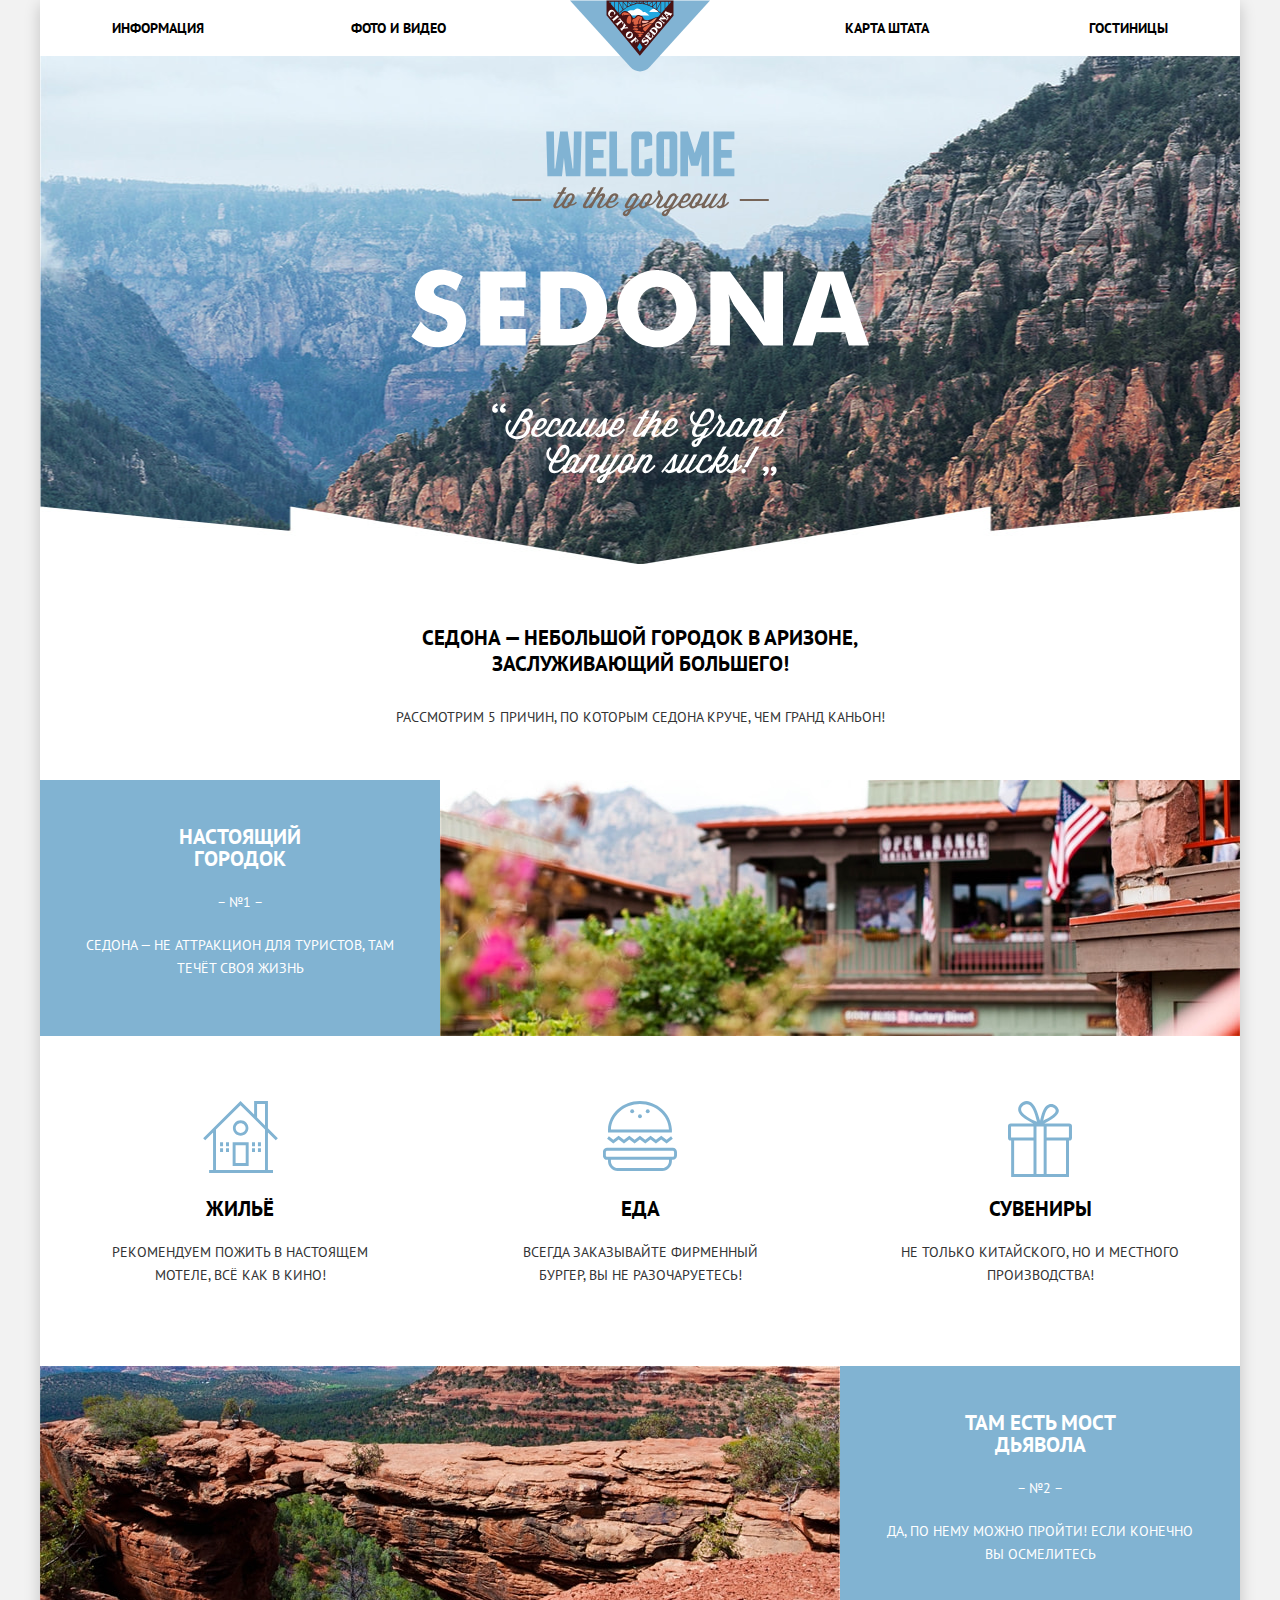
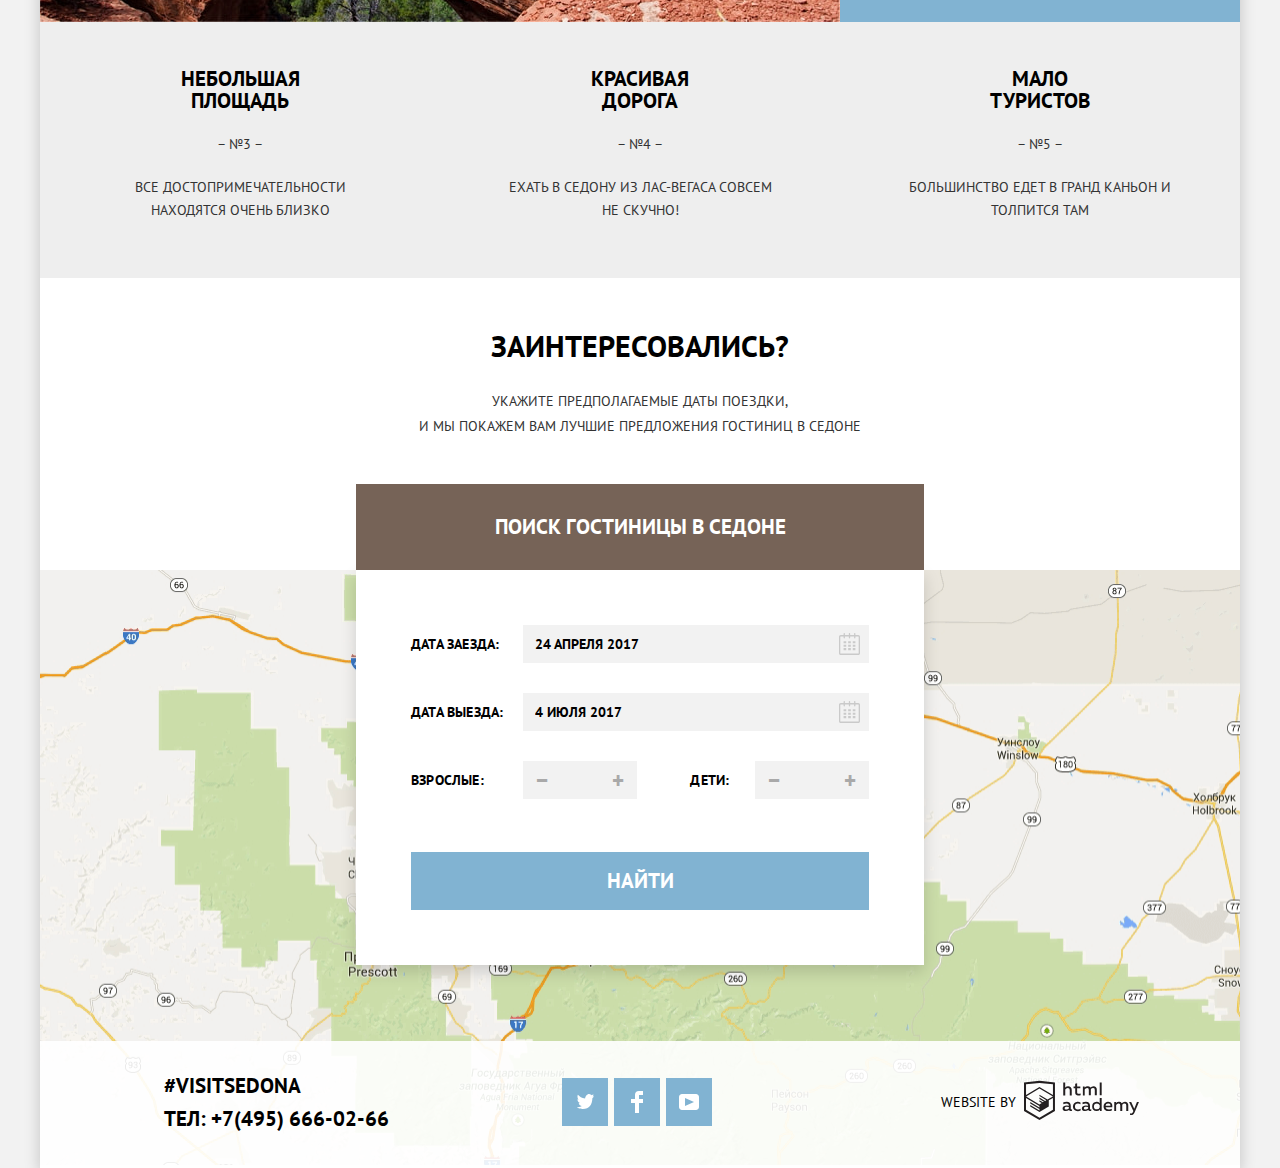
<file: index.html>
<!DOCTYPE html>
<html lang="ru">
	<head>
		<meta charset="utf-8">
		<title>HTML Academy: Седона</title>
		<link href="https://fonts.googleapis.com/css?family=PT+Sans:400,700&display=swap&subset=cyrillic" rel="stylesheet">
		<link href="css/normalize.css" rel="stylesheet">
		<link href="css/style.min.css" rel="stylesheet">
	</head>

	<body>
		<div class="container">
			<header class="header">
				<nav>
					<ul class="header-nav">
						<li><a href="#">Информация</a></li>
						<li><a href="#">Фото и видео</a></li>
						<li><a href="#">Карта штата</a></li>
						<li><a href="inner.html">Гостиницы</a></li>
					</ul>
				</nav>

				<div class="header-logo">
					<a class="header-logo__link" aria-current="page">
						<img src="img/logo-sedona.svg" width="140" height="72" alt="Логотип города Седона">
					</a>
				</div>
			</header>

			<main>
				<h1 class="visually-hidden">Город Седона</h1>

				<div class="welcome">
					<img src="img/intro-welcome.svg" width="459" height="428" alt="Добро пожаловать в великолепную Седону, потому что Большой Каньон отстой!">
				</div>

				<section class="advantages">
					<h2 class="visually-hidden">Приемущества города</h2>
					<div class="advantages-block">
						<p class="advantages-block__title">
							Седона — небольшой городок в Аризоне,
							заслуживающий большего!
						</p>
						<p class="advantages-block__text">Рассмотрим 5 причин, по которым Седона круче, чем гранд каньон!</p>
					</div>

					<ol class="advantages-list">
						<li class="advantages-item advantages-item--blue">
							<div class="advantages-item__block info">
								<p class="info__title">Настоящий городок</p>
								<p class="info__number">– №1 –</p>
								<p class="info__text">
									Седона — не аттракцион для туристов, там течёт своя жизнь
								</p>
							</div>
							<img class="advantages-item__img" src="img/sedona-foto.jpg" width="800" height="256" alt="Фотография городка">
						</li>
						<li class="advantages-item advantages-item--blue">
							<img class="advantages-item__img" src="img/devil-bridge.jpg" width="800" height="256" alt="Фотография моста Дьявола">
							<div class="advantages-item__block info">
								<p class="info__title">Там есть Мост дьявола</p>
								<p class="info__number">– №2 –</p>
								<p class="info__text">
									Да, по нему можно пройти! Если конечно вы осмелитесь
								</p>
							</div>
						</li>
						<li class="advantages-item">
							<div class="advantages-item__block info">
								<p class="info__title">Небольшая площадь</p>
								<p class="info__number">– №3 –</p>
								<p class="info__text">
									Все достопримечательности находятся очень близко
								</p>
							</div>
						</li>
						<li class="advantages-item">
							<div class="advantages-item__block info">
								<p class="info__title">Красивая дорога</p>
								<p class="info__number">– №4 –</p>
								<p class="info__text">
									Ехать в Седону из Лас-Вегаса совсем не скучно!
								</p>
							</div>
						</li>
						<li class="advantages-item">
							<div class="advantages-item__block info">
								<p class="info__title">Мало туристов</p>
								<p class="info__number">– №5 –</p>
								<p class="info__text">
									Большинство едет в гранд каньон и толпится там
								</p>
							</div>
						</li>
						<li class="advantages-item">
							<ul class="advantages-also">
								<li class="advantages-item__block info info-icon info-icon--home">
									<p class="info__title">Жильё</p>
									<p class="info__text">
										Рекомендуем пожить в настоящем мотеле, всё как в кино!
									</p>
								</li>
								<li class="advantages-item__block info info-icon info-icon--food">
									<p class="info__title">Еда</p>
									<p class="info__text">
										Всегда заказывайте фирменный бургер, вы не разочаруетесь!
									</p>
								</li>
								<li class="advantages-item__block info info-icon info-icon--surprise">
									<p class="info__title">Сувениры</p>
									<p class="info__text">
										Не только китайского, но и местного производства!
									</p>
								</li>
							</ul>
						</li>
					</ol>
				</section>

				<section class="registration">
					<div class="registration__block">
						<h3>Заинтересовались?</h3>
						<p class="registration__block-desc">Укажите предполагаемые даты поездки, <br> и мы покажем вам лучшие предложения гостиниц в седоне</p>
						<button class="button toggle-form-search" type="button">Поиск гостиницы в седоне</button>

						<form class="registration-form registration-form--show" action="#" method="GET">
							<div class="registration-form__field field">
								<label class="field__label" for="input-date-arrival">Дата заезда:</label>
								<input class="field__input" id="input-date-arrival" type="text" name="date-arrival" placeholder="24 апреля 2017">
								<button class="button field__button-open" type="button" aria-label="Открыть календарь">
									<svg xmlns="http://www.w3.org/2000/svg" width="21" height="22" viewBox="0 0 21 22" fill="#cacaca">
										<path d="M19.251 2.025h-2.845V.648c0-.381-.294-.689-.656-.689-.363 0-.656.308-.656.689v1.377h-3.938V.648c0-.381-.294-.689-.655-.689-.363 0-.657.308-.657.689v1.377H5.906V.648c0-.381-.294-.689-.656-.689-.363 0-.657.308-.657.689v1.377H1.75C.784 2.025 0 2.847 0 3.862v16.302C0 21.179.784 22 1.75 22h17.501c.966 0 1.749-.821 1.749-1.836V3.862c0-1.015-.783-1.837-1.749-1.837zm.437 18.139a.448.448 0 0 1-.437.459H1.75a.45.45 0 0 1-.438-.459V3.862a.45.45 0 0 1 .438-.459h2.844v1.378c0 .381.294.689.657.689.362 0 .656-.308.656-.689V3.403h3.938v1.378c0 .381.294.689.657.689.361 0 .655-.308.655-.689V3.403h3.938v1.378c0 .381.293.689.656.689.362 0 .656-.308.656-.689V3.403h2.845c.241 0 .437.206.437.459v16.302z"/>
										<path d="M4.594 8.225h2.625v2.066H4.594zM4.594 11.668h2.625v2.067H4.594zM4.594 15.112h2.625v2.066H4.594zM9.188 15.112h2.625v2.066H9.188zM9.188 11.668h2.625v2.067H9.188zM9.188 8.225h2.625v2.066H9.188zM13.781 15.112h2.625v2.066h-2.625zM13.781 11.668h2.625v2.067h-2.625zM13.781 8.225h2.625v2.066h-2.625z"/>
									</svg>
								</button>
							</div>
							<div class="registration-form__field field">
								<label class="field__label" for="input-date-departure">Дата выезда:</label>
								<input class="field__input" id="input-date-departure" type="text" name="date-departure" placeholder="4 июля 2017">
								<button class="button field__button-open" type="button" aria-label="Открыть календарь">
									<svg xmlns="http://www.w3.org/2000/svg" width="21" height="22" viewBox="0 0 21 22" fill="#cacaca">
										<path d="M19.251 2.025h-2.845V.648c0-.381-.294-.689-.656-.689-.363 0-.656.308-.656.689v1.377h-3.938V.648c0-.381-.294-.689-.655-.689-.363 0-.657.308-.657.689v1.377H5.906V.648c0-.381-.294-.689-.656-.689-.363 0-.657.308-.657.689v1.377H1.75C.784 2.025 0 2.847 0 3.862v16.302C0 21.179.784 22 1.75 22h17.501c.966 0 1.749-.821 1.749-1.836V3.862c0-1.015-.783-1.837-1.749-1.837zm.437 18.139a.448.448 0 0 1-.437.459H1.75a.45.45 0 0 1-.438-.459V3.862a.45.45 0 0 1 .438-.459h2.844v1.378c0 .381.294.689.657.689.362 0 .656-.308.656-.689V3.403h3.938v1.378c0 .381.294.689.657.689.361 0 .655-.308.655-.689V3.403h3.938v1.378c0 .381.293.689.656.689.362 0 .656-.308.656-.689V3.403h2.845c.241 0 .437.206.437.459v16.302z"/>
										<path d="M4.594 8.225h2.625v2.066H4.594zM4.594 11.668h2.625v2.067H4.594zM4.594 15.112h2.625v2.066H4.594zM9.188 15.112h2.625v2.066H9.188zM9.188 11.668h2.625v2.067H9.188zM9.188 8.225h2.625v2.066H9.188zM13.781 15.112h2.625v2.066h-2.625zM13.781 11.668h2.625v2.067h-2.625zM13.781 8.225h2.625v2.066h-2.625z"/>
									</svg>
								</button>
							</div>
							<div class="registration-form__field field field--adults">
								<label class="field__label" for="input-count-adults">Взрослые:</label>
								<button class="button field__button field__button-minus" type="button" aria-label="Уменьшить количество"></button>
								<input class="field__input" id="input-count-adults" type="text" name="count-adults">
								<button class="button field__button field__button-plus" type="button" aria-label="Увеличить количество"></button>
							</div>
							<div class="registration-form__field field field--kids">
								<label class="field__label" for="input-count-kids">Дети:</label>
								<button class="button field__button field__button-minus" type="button" aria-label="Уменьшить количество"></button>
								<input class="field__input" id="input-count-kids" type="text" name="count-kids">
								<button class="button field__button field__button-plus" type="button" aria-label="Увеличить количество"></button>
							</div>
							<button class="button registration-form__button" type="submit">Найти</button>
						</form>
					</div>

					<div class="registration__map">
						<iframe class="registration__map-frame" src="https://yandex.ru/map-widget/v1/?um=constructor%3A03464e273ca5e5f5ba94aff753474e5a3e87dc582904bbb3aa5928a271a7fe7a&amp;source=constructor" width="1200" height="595"></iframe>
						<img class="registration__map-image" src="img/map.png" width="1200" height="595" alt="Карта Седоны">
					</div>
				</section>
			</main>

			<footer class="footer bottom--absolute">
				<div class="footer-contact">
					<address>
						<p>#visitSEDONA</p>
						<a href="tel:+74956660266">Тел: +7(495) 666-02-66</a>
					</address>
				</div>

				<div class="social-links">
					<a class="social-links__link social-links__link-twitter" href="#" target="_blank" rel="nofollow">
						<span class="visually-hidden">Наша страница в Twitter</span>
						<svg fill="#fff" xmlns="http://www.w3.org/2000/svg" xmlns:xlink="http://www.w3.org/1999/xlink" width="17" height="15" viewBox="0 0 17 15">
							<path d="M10.95.144c1.685-.496 2.984.27 3.577 1.179.673-.231 1.331-.481 2.011-.708a2.345 2.345 0 0 1-.857 1.768c.685.17 1.304-.491 1.304-.491-.169 1-1.006 1.788-1.563 2.024-.231 6.75-3.175 11.217-10.077 11.082h-.446c-.41 0-4.164-.46-4.898-1.887 2.271.196 3.893-.422 4.693-1.177-.96-.3-2.679-.477-2.979-2.95.349.106.564.228 1.19.119C1.705 8.247.374 7.53.448 5.33c.285.328 1.067.536 1.34.472C1.085 5.561-.182 2.442.894.85c1.818 1.854 3.735 3.606 7.152 3.773C8.254 2.33 9.183.793 10.95.144z"/>
						</svg>
					</a>
					<a class="social-links__link social-links__link-facebook" href="#" target="_blank" rel="nofollow">
						<span class="visually-hidden">Наша группа в Facebook</span>
						<svg fill="#fff" xmlns="http://www.w3.org/2000/svg" width="12" height="22" viewBox="0 0 12 22">
							<path d="M12 4V0H8a4 4 0 0 0-4 4v4H0v4h4v10h4V12h4V8H8V4h4z"/>
						</svg>
					</a>
					<a class="social-links__link social-links__link-youtube" href="#" target="_blank" rel="nofollow">
						<span class="visually-hidden">Наш канал на Youtube</span>
						<svg fill="#fff" xmlns="http://www.w3.org/2000/svg" xmlns:xlink="http://www.w3.org/1999/xlink" width="20" height="16" viewBox="0 0 20 16">
							<path d="M17 0H3C1.35 0 0 1.35 0 3v10c0 1.65 1.35 3 3 3h14c1.65 0 3-1.35 3-3V3c0-1.65-1.35-3-3-3zM6.027 11.998V4.002L15.014 8l-8.987 3.998z"/>
						</svg>
					</a>
				</div>

				<div class="footer-creator">
					<p>Website by</p>
					<a class="footer-creator__logo" href="https://htmlacademy.ru/intensive/htmlcss" target="_blank" rel="nofollow">
						<span class="visually-hidden">Html Academy</span>
						<svg fill="#231f20" xmlns="http://www.w3.org/2000/svg" viewBox="0 0 108.08 36.85" width="115" height="41">
							<path d="M44.61,26.88a2,2,0,0,0,.55-0.1v1.33a3.25,3.25,0,0,1-1.18.21,1.67,1.67,0,0,1-1.67-1,4.84,4.84,0,0,1-3.14,1.08c-1.51,0-2.91-.83-2.91-2.55,0-2.13,2-2.79,3.71-2.79a11.08,11.08,0,0,1,2.17.25v-0.3c0-1-.76-1.77-2.19-1.77a7.42,7.42,0,0,0-3,.64v-1.7a10.21,10.21,0,0,1,3.19-.55c2.36,0,3.81,1.12,3.81,3.65v3a0.54,0.54,0,0,0,.49.59h0.17Zm-6.44-1.13A1.35,1.35,0,0,0,39.63,27h0.11a3.39,3.39,0,0,0,2.41-1V24.58a9.72,9.72,0,0,0-1.81-.21c-1,0-2.16.33-2.16,1.38h0Zm12.36-6.11a5,5,0,0,1,2.57.64V22a4.08,4.08,0,0,0-2.3-.7,2.75,2.75,0,1,0,0,5.49,5,5,0,0,0,2.43-.64v1.71a6.27,6.27,0,0,1-2.76.57A4.21,4.21,0,0,1,46,24.51q0-.21,0-0.41a4.32,4.32,0,0,1,4.18-4.46h0.38Zm12.17,7.24a2,2,0,0,0,.55-0.1v1.33a3.25,3.25,0,0,1-1.18.21,1.67,1.67,0,0,1-1.67-1,4.84,4.84,0,0,1-3.14,1.08c-1.51,0-2.91-.83-2.91-2.55,0-2.13,2-2.79,3.71-2.79a11.08,11.08,0,0,1,2.17.25v-0.3c0-1-.76-1.77-2.19-1.77a7.42,7.42,0,0,0-3,.64v-1.7a10.21,10.21,0,0,1,3.19-.55c2.36,0,3.81,1.12,3.81,3.65v3a0.54,0.54,0,0,0,.49.59h0.17Zm-6.44-1.13A1.35,1.35,0,0,0,57.73,27h0.11a3.39,3.39,0,0,0,2.41-1V24.58a9.72,9.72,0,0,0-1.81-.21c-1.06,0-2.16.33-2.16,1.38h0ZM73,16V28.2H71.35V26.88a3.88,3.88,0,0,1-3.19,1.54,4.4,4.4,0,0,1,0-8.78,3.81,3.81,0,0,1,3,1.3V16H73Zm-4.53,5.22a2.76,2.76,0,1,0,0,5.52A2.86,2.86,0,0,0,71.15,25V23A2.91,2.91,0,0,0,68.49,21.27ZM79,19.64c3.31,0,4.46,2.68,3.92,5.09H76.7c0.21,1.5,1.67,2.11,3.19,2.11a6.11,6.11,0,0,0,2.64-.59v1.6a7.14,7.14,0,0,1-3,.57C77,28.42,74.78,27,74.78,24a4.18,4.18,0,0,1,4-4.39H79Zm0.09,1.54a2.28,2.28,0,0,0-2.44,2.1v0.06H81.3A2,2,0,0,0,79.13,21.18Zm5.73,7V19.87h1.65v1a3.81,3.81,0,0,1,2.78-1.27A2.86,2.86,0,0,1,91.89,21a4.12,4.12,0,0,1,2.91-1.33A3.06,3.06,0,0,1,98,23V28.2h-1.9V23.05a1.59,1.59,0,0,0-1.42-1.75H94.42a2.8,2.8,0,0,0-2.07,1.12V28.2h-1.9V23.05A1.59,1.59,0,0,0,89,21.31H88.8a3,3,0,0,0-2.21,1.29v5.63H84.86Zm21.31-8.33h1.9l-3.91,9.46c-0.9,2.17-2.09,2.86-3.35,2.86a4.76,4.76,0,0,1-1.1-.14V30.46a2.86,2.86,0,0,0,.85.12c0.9,0,1.58-.64,2.07-1.9l0.17-.42-4-8.4h2l2.86,6.29ZM38.73,1.46V6.22a3.81,3.81,0,0,1,2.7-1.14,3.25,3.25,0,0,1,3.44,3.4v5.15H43V8.72a1.81,1.81,0,0,0-1.61-2h-0.3a2.93,2.93,0,0,0-2.32,1.39v5.52h-1.9V1.46h1.9ZM49.94,2.31v3h3V6.91h-3v3.81c0,1.1.5,1.46,1.58,1.46a4.49,4.49,0,0,0,1.69-.33v1.6A6.8,6.8,0,0,1,51,13.8a2.55,2.55,0,0,1-2.86-2.74V6.89H46.58V5.26h1.5V2.74Zm5.4,11.31V5.28H57v1A3.81,3.81,0,0,1,59.77,5a2.86,2.86,0,0,1,2.6,1.33A4.12,4.12,0,0,1,65.28,5,3.06,3.06,0,0,1,68.44,8.4v5.21h-1.9V8.46a1.59,1.59,0,0,0-1.42-1.75H64.89a2.8,2.8,0,0,0-2.07,1.12v5.78h-1.9V8.46A1.59,1.59,0,0,0,59.5,6.71H59.27A3,3,0,0,0,57.06,8v5.63H55.34ZM71.17,1.45H73V13.6H71.17V1.45ZM14.71,0H14.55L0,1.54V28.21l14.55,8.66,14.55-8.66V1.54Zm12.5,27.1L14.55,34.64,1.9,27.12V16.18l12.59,7.5V25L5.86,19.9v1.31l8.68,5.21v1.39L5.87,22.65V24l8.68,5.21,8.75-5.24V18.31L27.2,16V27.12Zm0-12.53-3.48,2-1.6,1L14.51,13v1.31L21,18.23H21l-0.14.09-1,.54-5.37-3.2V17l4.24,2.52-1,.67-3.2-1.9v1.31l2.1,1.24L14.5,22.1,2,14.65,14.51,7.11Zm0-1.32L14.49,5.76,1.91,13.25v-10L14.56,1.92,27.21,3.25v10h0Z" transform="translate(0 -0.02)"/>
						</svg>
					</a>
				</div>
			</footer>
		</div>

		<script src="js/script.min.js"></script>
	</body>
</html>
</file>
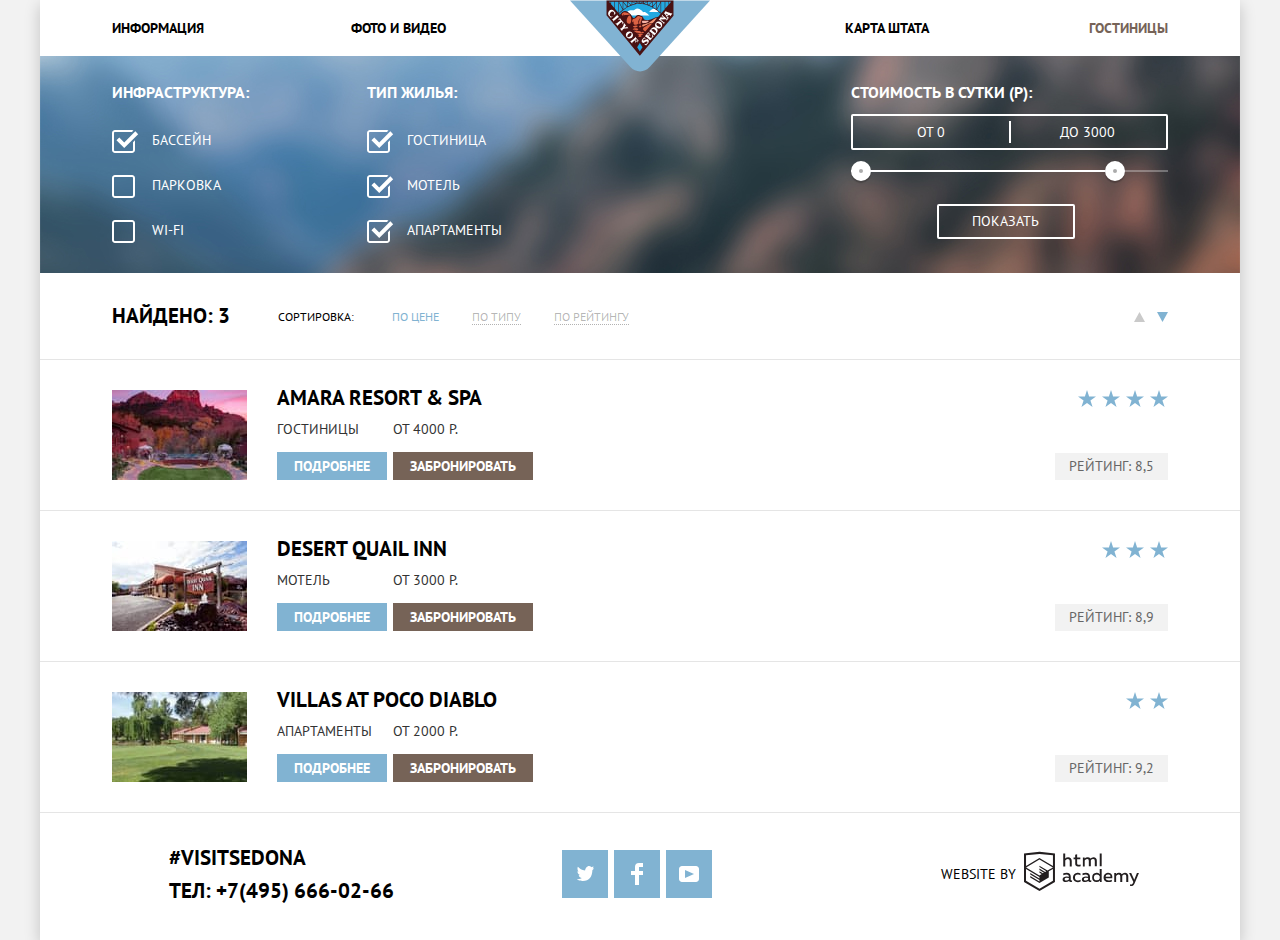
<file: inner.html>
<!DOCTYPE html>
<html lang="ru">
	<head>
		<meta charset="utf-8">
		<title>HTML Academy: Седона</title>
		<link href="https://fonts.googleapis.com/css?family=PT+Sans:400,700&display=swap&subset=cyrillic" rel="stylesheet">
		<link href="css/normalize.css" rel="stylesheet">
		<link href="css/style.min.css" rel="stylesheet">
	</head>

	<body>
		<div class="container">
			<header class="header">
				<nav>
					<ul class="header-nav">
						<li><a href="#">Информация</a></li>
						<li><a href="#">Фото и видео</a></li>
						<li><a href="#">Карта штата</a></li>
						<li><a class="current" aria-current="page">Гостиницы</a></li>
					</ul>
				</nav>

				<div class="header-logo">
					<a class="header-logo__link" href="index.html">
						<img src="img/logo-sedona.svg" width="140" height="72" alt="Логотип города Седона">
					</a>
				</div>
			</header>

			<main>
				<h1 class="visually-hidden">Список гостиниц города Седона</h1>

				<div class="filters">
					<form action="#" method="GET"> 
						<fieldset class="filters-field">
							<legend>Инфраструктура:</legend>
							<ul class="filters-field__blocks">
								<li class="filters-field__block">
									<input class="filters-field__checkbox visually-hidden" id="infra-swimpool" type="checkbox" name="infra-check" value="Бассейн" checked>
									<label for="infra-swimpool">Бассейн</label>
								</li>
								<li class="filters-field__block">
									<input class="filters-field__checkbox visually-hidden" id="infra-parking" type="checkbox" name="infra-check" value="Парковка">
									<label for="infra-parking">Парковка</label>
								</li>
								<li class="filters-field__block">
									<input class="filters-field__checkbox visually-hidden" id="infra-wifi" type="checkbox" name="infra-check" value="Wi-Fi">
									<label for="infra-wifi">Wi-Fi</label>
								</li>
							</ul>
						</fieldset>

						<fieldset class="filters-field">
							<legend>Тип жилья:</legend>
							<ul class="filters-field__blocks">
								<li class="filters-field__block">
									<input class="filters-field__checkbox visually-hidden" id="typehousing-hotel" type="checkbox" name="typehousing-check" value="Гостиница" checked>
									<label for="typehousing-hotel">Гостиница</label>
								</li>
								<li class="filters-field__block">
									<input class="filters-field__checkbox visually-hidden" id="typehousing-motel" type="checkbox" name="typehousing-check" value="Мотель" checked>
									<label for="typehousing-motel">Мотель</label>
								</li>
								<li class="filters-field__block">
									<input class="filters-field__checkbox visually-hidden" id="typehousing-flat" type="checkbox" name="typehousing-check" value="Апартаменты" checked>
									<label for="typehousing-flat">Апартаменты</label>
								</li>
							</ul>
						</fieldset>

						<fieldset class="filters-field">
							<legend>Стоимость в сутки (Р):</legend>
							<div class="filters-field__block filters-field__block-numbers">
								<input class="filters-field__number" id="price-from" type="number" min="0" name="price-from" placeholder="От 0">
								<label class="visually-hidden" for="price-from">От</label>
							
								<input class="filters-field__number" id="price-to" type="number" max="3000" name="price-to" placeholder="До 3000">
								<label class="visually-hidden" for="price-to">До</label>
							</div>
							<div class="filters-field__block filters-field__block-range range">
								<div class="range__scale">
									<div class="range__bar"></div>
								</div>
								<div class="range__toggle range__toggle-min" tabindex="0"></div>
								<div class="range__toggle range__toggle-max" tabindex="0"></div>
							</div>
							<button class="button filters__button" type="submit">Показать</button>
						</fieldset>
					</form>
				</div>

				<div class="sorting">
					<p class="sorting__result">Найдено: 3</p>
					<div class="sorting__block">
						<span class="sorting__text">Сортировка:</span>
						<a class="sorting__link sorting__link--current" href="inner.html?sort_name=price&sort_type=down">По цене</a>
						<a class="sorting__link" href="inner.html?sort_name=type&sort_type=up">По типу</a>
						<a class="sorting__link" href="inner.html?sort_name=rating&sort_type=up">По рейтингу</a>
					</div>
					<div class="sorting__type">
						<a class="sorting__type-link" href="#" aria-label="Сортировать по возрастанию">
							<svg fill="#cacaca" xmlns="http://www.w3.org/2000/svg" width="11" height="10" viewBox="0 0 11 10">
								<path d="M5.5 0L0 10h11z"/>
							</svg>
						</a>
						<a class="sorting__type-link current" href="#" aria-label="Сортировать по убыванию">
							<svg fill="#cacaca" xmlns="http://www.w3.org/2000/svg" width="11" height="10" viewBox="0 0 11 10">
								<path d="M5.5 10L0 0h11"/>
							</svg>
						</a>
					</div>
				</div>

				<ul class="hotel__list">
					<li class="hotel__item">
						<article class="item-hotel">
							<img class="item-hotel__foto" src="img/hotel-amara-rs.jpg" width="135" height="90" alt="Фотография отеля «Amara Resort & Spa»">
							<div class="item-hotel__info info-hotel">
								<a class="info-hotel__name" href="#" target="_blank">Amara Resort & Spa</a>
								<div class="info-hotel__features features-hotel">
									<span class="features-hotel__type">Гостиницы</span>
									<span class="features-hotel__price">от 4000 Р.</span>
								</div>
								<div class="info-hotel__links">
									<a class="button info-hotel__links-detail" href="#" target="_blank">Подробнее</a>
									<a class="button info-hotel__links-reserve" href="#" target="_blank">Забронировать</a>
								</div>
							</div>
							<div class="item-hotel__rating">
								<div class="item-hotel__rating-stars" aria-label="Отель 4 звезды">
									<span></span>
									<span></span>
									<span></span>
									<span></span>
								</div>
								<p class="item-hotel__rating-count">
									Рейтинг: 8,5
								</p>
							</div>
						</article>
					</li>

					<li class="hotel__item">
						<article class="item-hotel">
							<img class="item-hotel__foto" src="img/hotel-desert-quail.jpg" width="135" height="90" alt="Фотография отеля «Desert Quail Inn»">
							<div class="item-hotel__info info-hotel">
								<a class="info-hotel__name" href="#" target="_blank">Desert Quail Inn</a>
								<div class="info-hotel__features">
									<span class="features-hotel__type">Мотель</span>
									<span class="features-hotel__price">от 3000 Р.</span>
								</div>
								<div class="info-hotel__links">
									<a class="button info-hotel__links-detail" href="#" target="_blank">Подробнее</a>
									<a class="button info-hotel__links-reserve" href="#" target="_blank">Забронировать</a>
								</div>
							</div>
							<div class="item-hotel__rating">
								<div class="item-hotel__rating-stars" aria-label="Отель 3 звезды">
									<span></span>
									<span></span>
									<span></span>
								</div>
								<p class="item-hotel__rating-count">
									Рейтинг: 8,9
								</p>
							</div>
						</article>
					</li>

					<li class="hotel__item">
						<article class="item-hotel">
							<img class="item-hotel__foto" src="img/hotel-villas.jpg" width="135" height="90" alt="Фотография отеля «Villas at Poco Diablo»">
							<div class="item-hotel__info info-hotel">
								<a class="info-hotel__name" href="#" target="_blank">Villas at Poco Diablo</a>
								<div class="info-hotel__features">
									<span class="features-hotel__type">Апартаменты</span>
									<span class="features-hotel__price">от 2000 Р.</span>
								</div>
								<div class="info-hotel__links">
									<a class="button info-hotel__links-detail" href="#" target="_blank">Подробнее</a>
									<a class="button info-hotel__links-reserve" href="#" target="_blank">Забронировать</a>
								</div>
							</div>
							<div class="item-hotel__rating">
								<div class="item-hotel__rating-stars" aria-label="Отель 2 звезды">
									<span></span>
									<span></span>
								</div>
								<p class="item-hotel__rating-count">
									Рейтинг: 9,2
								</p>
							</div>
						</article>
					</li>
				</ul>
			</main>

			<footer class="footer footer--hotels">
				<div class="footer-contact">
					<address>
						<p>#visitSEDONA</p>
						<a href="tel:+74956660266">Тел: +7(495) 666-02-66</a>
					</address>
				</div>

				<div class="social-links">
					<a class="social-links__link social-links__link-twitter" href="#" target="_blank" rel="nofollow">
						<span class="visually-hidden">Наша страница в Twitter</span>
						<svg fill="#fff" xmlns="http://www.w3.org/2000/svg" xmlns:xlink="http://www.w3.org/1999/xlink" width="17" height="15" viewBox="0 0 17 15">
							<path d="M10.95.144c1.685-.496 2.984.27 3.577 1.179.673-.231 1.331-.481 2.011-.708a2.345 2.345 0 0 1-.857 1.768c.685.17 1.304-.491 1.304-.491-.169 1-1.006 1.788-1.563 2.024-.231 6.75-3.175 11.217-10.077 11.082h-.446c-.41 0-4.164-.46-4.898-1.887 2.271.196 3.893-.422 4.693-1.177-.96-.3-2.679-.477-2.979-2.95.349.106.564.228 1.19.119C1.705 8.247.374 7.53.448 5.33c.285.328 1.067.536 1.34.472C1.085 5.561-.182 2.442.894.85c1.818 1.854 3.735 3.606 7.152 3.773C8.254 2.33 9.183.793 10.95.144z"/>
						</svg>
					</a>
					<a class="social-links__link social-links__link-facebook" href="#" target="_blank" rel="nofollow">
						<span class="visually-hidden">Наша группа в Facebook</span>
						<svg fill="#fff" xmlns="http://www.w3.org/2000/svg" width="12" height="22" viewBox="0 0 12 22">
							<path d="M12 4V0H8a4 4 0 0 0-4 4v4H0v4h4v10h4V12h4V8H8V4h4z"/>
						</svg>
					</a>
					<a class="social-links__link social-links__link-youtube" href="#" target="_blank" rel="nofollow">
						<span class="visually-hidden">Наш канал на Youtube</span>
						<svg fill="#fff" xmlns="http://www.w3.org/2000/svg" xmlns:xlink="http://www.w3.org/1999/xlink" width="20" height="16" viewBox="0 0 20 16">
							<path d="M17 0H3C1.35 0 0 1.35 0 3v10c0 1.65 1.35 3 3 3h14c1.65 0 3-1.35 3-3V3c0-1.65-1.35-3-3-3zM6.027 11.998V4.002L15.014 8l-8.987 3.998z"/>
						</svg>
					</a>
				</div>

				<div class="footer-creator">
					<p>Website by</p>
					<a class="footer-creator__logo" href="https://htmlacademy.ru/intensive/htmlcss" target="_blank" rel="nofollow">
						<span class="visually-hidden">Html Academy</span>
						<svg fill="#231f20" xmlns="http://www.w3.org/2000/svg" viewBox="0 0 108.08 36.85" width="115" height="41">
							<path d="M44.61,26.88a2,2,0,0,0,.55-0.1v1.33a3.25,3.25,0,0,1-1.18.21,1.67,1.67,0,0,1-1.67-1,4.84,4.84,0,0,1-3.14,1.08c-1.51,0-2.91-.83-2.91-2.55,0-2.13,2-2.79,3.71-2.79a11.08,11.08,0,0,1,2.17.25v-0.3c0-1-.76-1.77-2.19-1.77a7.42,7.42,0,0,0-3,.64v-1.7a10.21,10.21,0,0,1,3.19-.55c2.36,0,3.81,1.12,3.81,3.65v3a0.54,0.54,0,0,0,.49.59h0.17Zm-6.44-1.13A1.35,1.35,0,0,0,39.63,27h0.11a3.39,3.39,0,0,0,2.41-1V24.58a9.72,9.72,0,0,0-1.81-.21c-1,0-2.16.33-2.16,1.38h0Zm12.36-6.11a5,5,0,0,1,2.57.64V22a4.08,4.08,0,0,0-2.3-.7,2.75,2.75,0,1,0,0,5.49,5,5,0,0,0,2.43-.64v1.71a6.27,6.27,0,0,1-2.76.57A4.21,4.21,0,0,1,46,24.51q0-.21,0-0.41a4.32,4.32,0,0,1,4.18-4.46h0.38Zm12.17,7.24a2,2,0,0,0,.55-0.1v1.33a3.25,3.25,0,0,1-1.18.21,1.67,1.67,0,0,1-1.67-1,4.84,4.84,0,0,1-3.14,1.08c-1.51,0-2.91-.83-2.91-2.55,0-2.13,2-2.79,3.71-2.79a11.08,11.08,0,0,1,2.17.25v-0.3c0-1-.76-1.77-2.19-1.77a7.42,7.42,0,0,0-3,.64v-1.7a10.21,10.21,0,0,1,3.19-.55c2.36,0,3.81,1.12,3.81,3.65v3a0.54,0.54,0,0,0,.49.59h0.17Zm-6.44-1.13A1.35,1.35,0,0,0,57.73,27h0.11a3.39,3.39,0,0,0,2.41-1V24.58a9.72,9.72,0,0,0-1.81-.21c-1.06,0-2.16.33-2.16,1.38h0ZM73,16V28.2H71.35V26.88a3.88,3.88,0,0,1-3.19,1.54,4.4,4.4,0,0,1,0-8.78,3.81,3.81,0,0,1,3,1.3V16H73Zm-4.53,5.22a2.76,2.76,0,1,0,0,5.52A2.86,2.86,0,0,0,71.15,25V23A2.91,2.91,0,0,0,68.49,21.27ZM79,19.64c3.31,0,4.46,2.68,3.92,5.09H76.7c0.21,1.5,1.67,2.11,3.19,2.11a6.11,6.11,0,0,0,2.64-.59v1.6a7.14,7.14,0,0,1-3,.57C77,28.42,74.78,27,74.78,24a4.18,4.18,0,0,1,4-4.39H79Zm0.09,1.54a2.28,2.28,0,0,0-2.44,2.1v0.06H81.3A2,2,0,0,0,79.13,21.18Zm5.73,7V19.87h1.65v1a3.81,3.81,0,0,1,2.78-1.27A2.86,2.86,0,0,1,91.89,21a4.12,4.12,0,0,1,2.91-1.33A3.06,3.06,0,0,1,98,23V28.2h-1.9V23.05a1.59,1.59,0,0,0-1.42-1.75H94.42a2.8,2.8,0,0,0-2.07,1.12V28.2h-1.9V23.05A1.59,1.59,0,0,0,89,21.31H88.8a3,3,0,0,0-2.21,1.29v5.63H84.86Zm21.31-8.33h1.9l-3.91,9.46c-0.9,2.17-2.09,2.86-3.35,2.86a4.76,4.76,0,0,1-1.1-.14V30.46a2.86,2.86,0,0,0,.85.12c0.9,0,1.58-.64,2.07-1.9l0.17-.42-4-8.4h2l2.86,6.29ZM38.73,1.46V6.22a3.81,3.81,0,0,1,2.7-1.14,3.25,3.25,0,0,1,3.44,3.4v5.15H43V8.72a1.81,1.81,0,0,0-1.61-2h-0.3a2.93,2.93,0,0,0-2.32,1.39v5.52h-1.9V1.46h1.9ZM49.94,2.31v3h3V6.91h-3v3.81c0,1.1.5,1.46,1.58,1.46a4.49,4.49,0,0,0,1.69-.33v1.6A6.8,6.8,0,0,1,51,13.8a2.55,2.55,0,0,1-2.86-2.74V6.89H46.58V5.26h1.5V2.74Zm5.4,11.31V5.28H57v1A3.81,3.81,0,0,1,59.77,5a2.86,2.86,0,0,1,2.6,1.33A4.12,4.12,0,0,1,65.28,5,3.06,3.06,0,0,1,68.44,8.4v5.21h-1.9V8.46a1.59,1.59,0,0,0-1.42-1.75H64.89a2.8,2.8,0,0,0-2.07,1.12v5.78h-1.9V8.46A1.59,1.59,0,0,0,59.5,6.71H59.27A3,3,0,0,0,57.06,8v5.63H55.34ZM71.17,1.45H73V13.6H71.17V1.45ZM14.71,0H14.55L0,1.54V28.21l14.55,8.66,14.55-8.66V1.54Zm12.5,27.1L14.55,34.64,1.9,27.12V16.18l12.59,7.5V25L5.86,19.9v1.31l8.68,5.21v1.39L5.87,22.65V24l8.68,5.21,8.75-5.24V18.31L27.2,16V27.12Zm0-12.53-3.48,2-1.6,1L14.51,13v1.31L21,18.23H21l-0.14.09-1,.54-5.37-3.2V17l4.24,2.52-1,.67-3.2-1.9v1.31l2.1,1.24L14.5,22.1,2,14.65,14.51,7.11Zm0-1.32L14.49,5.76,1.91,13.25v-10L14.56,1.92,27.21,3.25v10h0Z" transform="translate(0 -0.02)"/>
						</svg>
					</a>
				</div>
			</footer>
		</div>
	</body>
</html>
</file>
<file: css/style.min.css>
@keyframes bounce{0%{transform:translateY(-80px)}to{transform:translateY(0)}}@keyframes shake{0%,to{transform:translateX(0)}10%,30%,50%,70%,90%{transform:translateX(-10px)}20%,40%,60%,80%{transform:translateX(10px)}}html{box-sizing:border-box}*,::after,::before{box-sizing:inherit}body{background-color:#f2f2f2;color:#000;font-family:"PT Sans",Arial,sans-serif;text-transform:uppercase}img{max-width:100%}a{text-decoration:none}.container{position:relative;width:1200px;margin:0 auto;padding:0;background-color:#fff;box-shadow:0 5px 15px rgba(0,1,1,.2)}.hidden{display:none}.visually-hidden{position:absolute;width:1px;height:1px;margin:-1px;border:0;padding:0;clip:rect(0 0 0 0);overflow:hidden}.button{font:inherit;text-decoration:none;border:0;box-shadow:none;text-transform:uppercase}.header{position:relative}.header-nav{display:flex;flex-wrap:wrap;margin:0;padding:0;list-style:none}.header-nav li{width:239px;padding:15px 0}.header-nav li:nth-child(-n+2){text-align:left;padding-left:72px}.header-nav li:nth-last-child(-n+2){text-align:right;padding-right:72px}.header-nav li:nth-child(3){margin-left:auto}.header-nav a{color:inherit;font-size:14px;font-weight:700;line-height:26px}.header-nav a:hover{color:#81b3d2}.header-nav a:active{color:rgba(0,0,0,.3)}.header-nav .current{color:#766357}.header-logo{position:absolute;top:0;left:50%;margin-left:-70px;margin-right:auto;width:140px;height:72px}.header-logo__link{display:block;width:100%;height:100%}.welcome{height:508px;background-color:#c2d5e0;background-image:url(../img/welcome-back.jpg);background-position:bottom;background-repeat:no-repeat;background-size:cover}.welcome img{display:block;width:459px;margin:0 auto;padding-top:75px}.advantages-block{width:490px;margin:0 auto;padding:40px 0 36px;text-align:center}.advantages-block .advantages-block__title{margin-bottom:27px;font-family:inherit;font-size:21px;font-weight:700;line-height:26px}.advantages-block .advantages-block__text{color:#333;font-size:14px;font-weight:400;line-height:26px}.advantages-list{display:flex;flex-wrap:wrap;list-style:none;margin:0;padding:0}.advantages-item{display:flex;flex-wrap:wrap;background-color:#eee;color:#333}.advantages-item:first-child{order:-2}.advantages-item:last-child{order:-1}.advantages-item .advantages-item__block{width:400px;min-height:256px;padding:25px 60px 40px;text-align:center}.advantages-item__block .info__title{width:151px;margin:21px auto;color:#000;font-size:21px;font-weight:700;line-height:22px}.advantages-item__block .info__number{margin-bottom:20px}.advantages-item__block .info__number,.advantages-item__block .info__text{font-size:14px;font-weight:400;line-height:23px}.advantages-item--blue{background-color:#81b3d2;color:#fff}.advantages-item--blue .advantages-item__block{padding:25px 45px}.advantages-item--blue .info__title{color:#fff}.advantages-also{display:flex;flex-wrap:wrap;list-style:none;margin:0;padding:0}.advantages-also .advantages-item__block{padding-top:65px;padding-bottom:65px;background-color:#fff}.advantages-also .info-icon::before{display:block;margin:auto;width:76px;height:76px}.advantages-also .info-icon--home::before{content:url(../img/icon-home.svg)}.advantages-also .info-icon--food::before{content:url(../img/icon-food.svg)}.advantages-also .info-icon--surprise::before{content:url(../img/icon-surprise.svg)}.registration__block{position:relative;width:568px;margin:0 auto;padding-top:20px;text-align:center}.registration__block h3{margin-bottom:25px;font-size:30px;font-weight:700;line-height:36px}.registration__block .registration__block-desc{margin-bottom:45px;color:#333;font-size:14px;font-weight:400;line-height:25px}.registration__block .toggle-form-search{position:relative;width:100%;padding:30px 10px;background-color:#766357;color:#fff;font-size:21px;font-weight:700;line-height:26px;z-index:4}.registration .toggle-form-search:hover{background-color:#604e43}.registration .toggle-form-search:active{background-color:#503e33;color:rgba(255,255,255,.3)}.registration .registration-form{position:absolute;display:none;flex-wrap:wrap;width:568px;padding:55px;background-color:#fff;box-shadow:0 7px 15px rgba(0,1,1,.15);z-index:3}.registration .registration-form--show{display:flex;animation:bounce .6s}.registration .registration-form--error{animation:shake .6s}.registration-form__field{position:relative;display:flex;flex-wrap:wrap;justify-content:space-between;align-items:center;width:100%;margin:0 0 30px}.registration-form__field .field__input,.registration-form__field .field__label{font-size:14px;font-weight:700;line-height:26px;vertical-align:middle}.registration-form__field .field__input{width:346px;height:38px;padding:4px 10px;background-color:#f2f2f2;border:2px solid #f2f2f2;color:#000;text-transform:uppercase;box-shadow:none;outline:0}.registration-form__field .field__label{margin-right:auto;letter-spacing:.2px}.registration-form__field .field__input::placeholder{color:inherit;text-transform:uppercase;font-size:14px;font-weight:700;line-height:26px}.registration-form__field .field__input:hover{background-color:#ebebeb;border-color:#ebebeb}.registration-form__field .field__input:focus{border-color:#e5e5e5;background-color:#fff}.registration-form__field .field__input[name*=date]{padding-right:35px}.registration-form__field .field__button-open{cursor:pointer;position:absolute;top:7px;right:3px;display:block;font-size:0;background-color:transparent}.registration .registration__map{position:relative}.registration .registration__map-frame{position:absolute;left:0;top:0;border:0;z-index:2}.registration .registration__map-image{position:relative;z-index:1}.field__button-open svg{vertical-align:middle}.field__button-open:hover svg{fill:#000}.field__button-open:active svg,.footer-creator__logo:hover svg{fill:#81b3d2}.registration-form__field .field__button,.registration-form__field .field__input[name*=count]{width:38px;height:38px;text-align:center;cursor:pointer}.registration-form__field .field__button{background-color:#f2f2f2}.registration-form__field .field__button::before{font-weight:700;font-size:23px;vertical-align:middle;color:#a9a9a9}.registration-form__field .field__button:hover::before{color:#000}.registration-form__field .field__button:active::before{color:#81b3d2}.registration-form__field .field__button-plus::before{content:"\002B"}.registration-form__field .field__button-minus::before{content:"\2212"}.field--adults{width:226px}.field--kids{width:39%;margin-left:auto}.registration-form .registration-form__button{width:458px;margin-top:23px;padding:17px 10px;color:#fff;font-size:21px;font-weight:700;background-color:#81b3d2}.registration-form .registration-form__button:hover{background-color:#669ec0}.registration-form .registration-form__button:active{background-color:#5496bd;color:rgba(255,255,255,.3)}.footer{display:flex;flex-wrap:wrap;align-items:center;background-color:rgba(255,255,255,.9);padding:30px 0}.footer.bottom--absolute{position:absolute;bottom:0;width:100%;z-index:10}.footer-contact,.footer-creator,.social-links{width:400px;text-align:center}.footer-contact{padding-left:72px}.footer--hotels .footer-contact{padding-left:82px}.footer-contact address{display:inline-block;vertical-align:top;text-align:left;font-style:normal}.footer-contact a,.footer-contact p{text-align:left;margin:0;color:inherit;font-size:21px;font-weight:700;line-height:29px}.footer-contact a{line-height:38px}.social-links,.social-links .social-links__link{display:flex;flex-wrap:wrap;justify-content:center}.social-links{margin-left:auto;margin-right:auto}.social-links .social-links__link{align-items:center;width:46px;height:48px;margin:0 6px 6px 0;color:#fff;background-color:#81b3d2}.social-links .social-links__link:hover{background-color:#669ec0}.social-links .social-links__link:active{background-color:#5496bd;color:rgba(255,255,255,.3)}.social-links .social-links__link:active svg{fill:rgba(255,255,255,.3)}.footer-creator{margin-bottom:6px}.footer-creator p,.footer-creator__logo{display:inline-block;vertical-align:middle}.footer-creator p{margin:0 4px 0 0;font-size:14px;font-weight:400;line-height:26px}.footer-creator__logo{color:inherit}.footer-creator__logo:active svg{fill:rgba(0,0,0,.3)}.filters{background-color:#766357;background-image:url(../img/hotel-filter.jpg);background-position:center;background-repeat:no-repeat;background-size:cover}.filters form{display:flex;flex-wrap:wrap;padding:25px 72px 30px;color:#fff}.filters-field{margin:0 118px 0 0;padding:0;border:0}.filters-field legend{margin-bottom:10px;font-size:16px;font-weight:700;line-height:23px}.filters-field:last-child{width:325px;margin-left:auto;margin-right:0}.filters-field:last-child legend{margin-left:8px}.filters-field__block{position:relative;margin-top:16px;margin-bottom:22px}.filters-field__blocks{list-style:none;margin:0;padding:0}.filters-field__block:last-child{margin-bottom:0}.filters-field input,.filters-field label{font-size:14px;font-weight:400;line-height:21px}.filters-field__checkbox+label{cursor:pointer}.filters-field__checkbox+label:hover,.filters-field__checkbox:focus+label{opacity:.8}.filters-field__checkbox:focus+label{outline:auto}.filters-field__checkbox+label::before{content:url(../img/checkbox-off.svg);display:inline-block;vertical-align:middle;margin-right:13px;width:27px;height:23px}.filters-field__checkbox:checked+label::before{content:url(../img/checkbox-on.svg)}.filters-field__checkbox:disabled+label,.filters-field__checkbox:disabled:checked+label{opacity:.25}.filters-field__block-numbers{font-size:0;position:relative;height:36px;margin-bottom:20px;margin-top:0;margin-left:8px;border:2px solid #fff;border-radius:2px}.filters-field__number{width:50%;height:100%;color:#fff;text-align:center;text-transform:uppercase;background-color:transparent;border:0;box-shadow:none;outline:0;-moz-appearance:textfield}.filters-field__number::-webkit-inner-spin-button,.filters-field__number::-webkit-outer-spin-button{-webkit-appearance:none;margin:0}.filters-field__number::placeholder{color:#fff;text-align:center;font-size:14px;text-transform:uppercase}.filters-field__number::-webkit-input-placeholder{color:#fff;text-align:center;font-size:14px;text-transform:uppercase}.filters-field__number::-moz-placeholder{opacity:1}.filters-field__number:-ms-input-placeholder,.filters-field__number::-ms-input-placeholder{color:#fff;text-align:center;font-size:14px;text-transform:uppercase}.filters-field__block-numbers::after{content:"";position:absolute;top:50%;left:50%;width:2px;height:22px;background-color:#fff;transform:translate(-50%,-50%)}.filters-field__block-range{margin-bottom:32px;margin-left:8px}.filters-field__block-range .range__scale{height:2px;background-color:rgba(255,255,255,.3)}.filters-field__block-range .range__bar{width:80%;height:2px;background-color:#fff}.filters-field__block-range .range__toggle{position:absolute;top:-9px;width:4px;height:4px;background-color:#ababab;border:8px solid #fff;border-radius:50%;box-shadow:0 2px 1px 0 rgba(0,1,1,.2);box-sizing:content-box;cursor:pointer}.filters-field__block-range .range__toggle:focus,.filters-field__block-range .range__toggle:hover{transform:scale(1.1)}.filters-field__block-range .range__toggle-min{left:0}.filters-field__block-range .range__toggle-max{left:80%}.filters .filters__button{display:block;width:138px;margin:0 auto;padding:5px;border-radius:2px;background-color:transparent;color:inherit;font-size:14px;font-weight:400;line-height:21px;border:2px solid #fff}.filters .filters__button:active,.filters .filters__button:focus,.filters .filters__button:hover{background-color:#fff;color:#000}.sorting{display:flex;flex-wrap:wrap;align-items:center;border-bottom:1px solid #e5e5e5;padding:9px 72px}.sorting__block{font-size:12px;font-weight:400;line-height:17px}.sorting .sorting__result{margin-right:48px;font-size:21px;font-weight:700;line-height:26px}.sorting .sorting__text{margin-right:35px}.sorting__block .sorting__link{margin-right:30px;border-bottom:1px dotted rgba(0,0,0,.3);color:rgba(0,0,0,.3)}.sorting__block .sorting__link--current{color:#81b3d2;border-bottom:none}.sorting__block .sorting__link:hover{border-bottom-color:#81b3d2;color:#81b3d2}.sorting__block .sorting__link:active{color:#000;border-bottom:none}.sorting__type{margin-left:auto}.sorting__type-link{margin-left:8px}.sorting__type-link.current svg{fill:#81b3d2}.sorting__type-link:hover svg{fill:#231f20}.sorting__type-link:active svg{fill:#81b3d2}.hotel__list{list-style:none;margin:0;padding:0}.hotel__item{padding:30px 72px;border-bottom:1px solid #e5e5e5}.item-hotel{display:flex;flex-wrap:wrap}.item-hotel__info,.item-hotel__rating{display:flex;flex-wrap:wrap;flex-direction:column;justify-content:space-between}.item-hotel__info{max-width:750px;margin:0 30px}.item-hotel .info-hotel__name{color:inherit;font-size:21px;font-weight:700;line-height:16px}.item-hotel .info-hotel__name:hover{color:#81b3d2}.item-hotel .info-hotel__name:active{color:rgba(0,0,0,.3)}.item-hotel .info-hotel__features{margin:5px 0;color:#333;font-size:14px;font-weight:400;line-height:21px}.info-hotel__features span{display:inline-block;vertical-align:middle;width:110px;margin-right:2px}.info-hotel__links .button{padding:5px 17px;margin-right:2px}.info-hotel .info-hotel__links-detail,.info-hotel .info-hotel__links-reserve{color:#fff;font-size:14px;font-weight:700;line-height:28px;background-color:#81b3d2}.info-hotel .info-hotel__links-detail:hover{background-color:#669ec0}.info-hotel .info-hotel__links-detail:active{background-color:#5496bd;color:rgba(255,255,255,.3)}.info-hotel .info-hotel__links-reserve{line-height:21px;background-color:#766357}.info-hotel .info-hotel__links-reserve:hover{background-color:#604e43}.info-hotel .info-hotel__links-reserve:active{background-color:#503e33;color:rgba(255,255,255,.3)}.item-hotel__rating{align-items:flex-end;margin-left:auto}.item-hotel__rating-stars span{display:inline-block;vertical-align:top;width:18px;height:17px;margin-left:2px;background-image:url(../img/star.svg);background-repeat:no-repeat;background-size:auto;background-position:right}.item-hotel__rating .item-hotel__rating-count{margin:0;padding:3px 14px;color:#666;font-size:14px;font-weight:400;line-height:21px;background-color:#f2f2f2}
</file>
